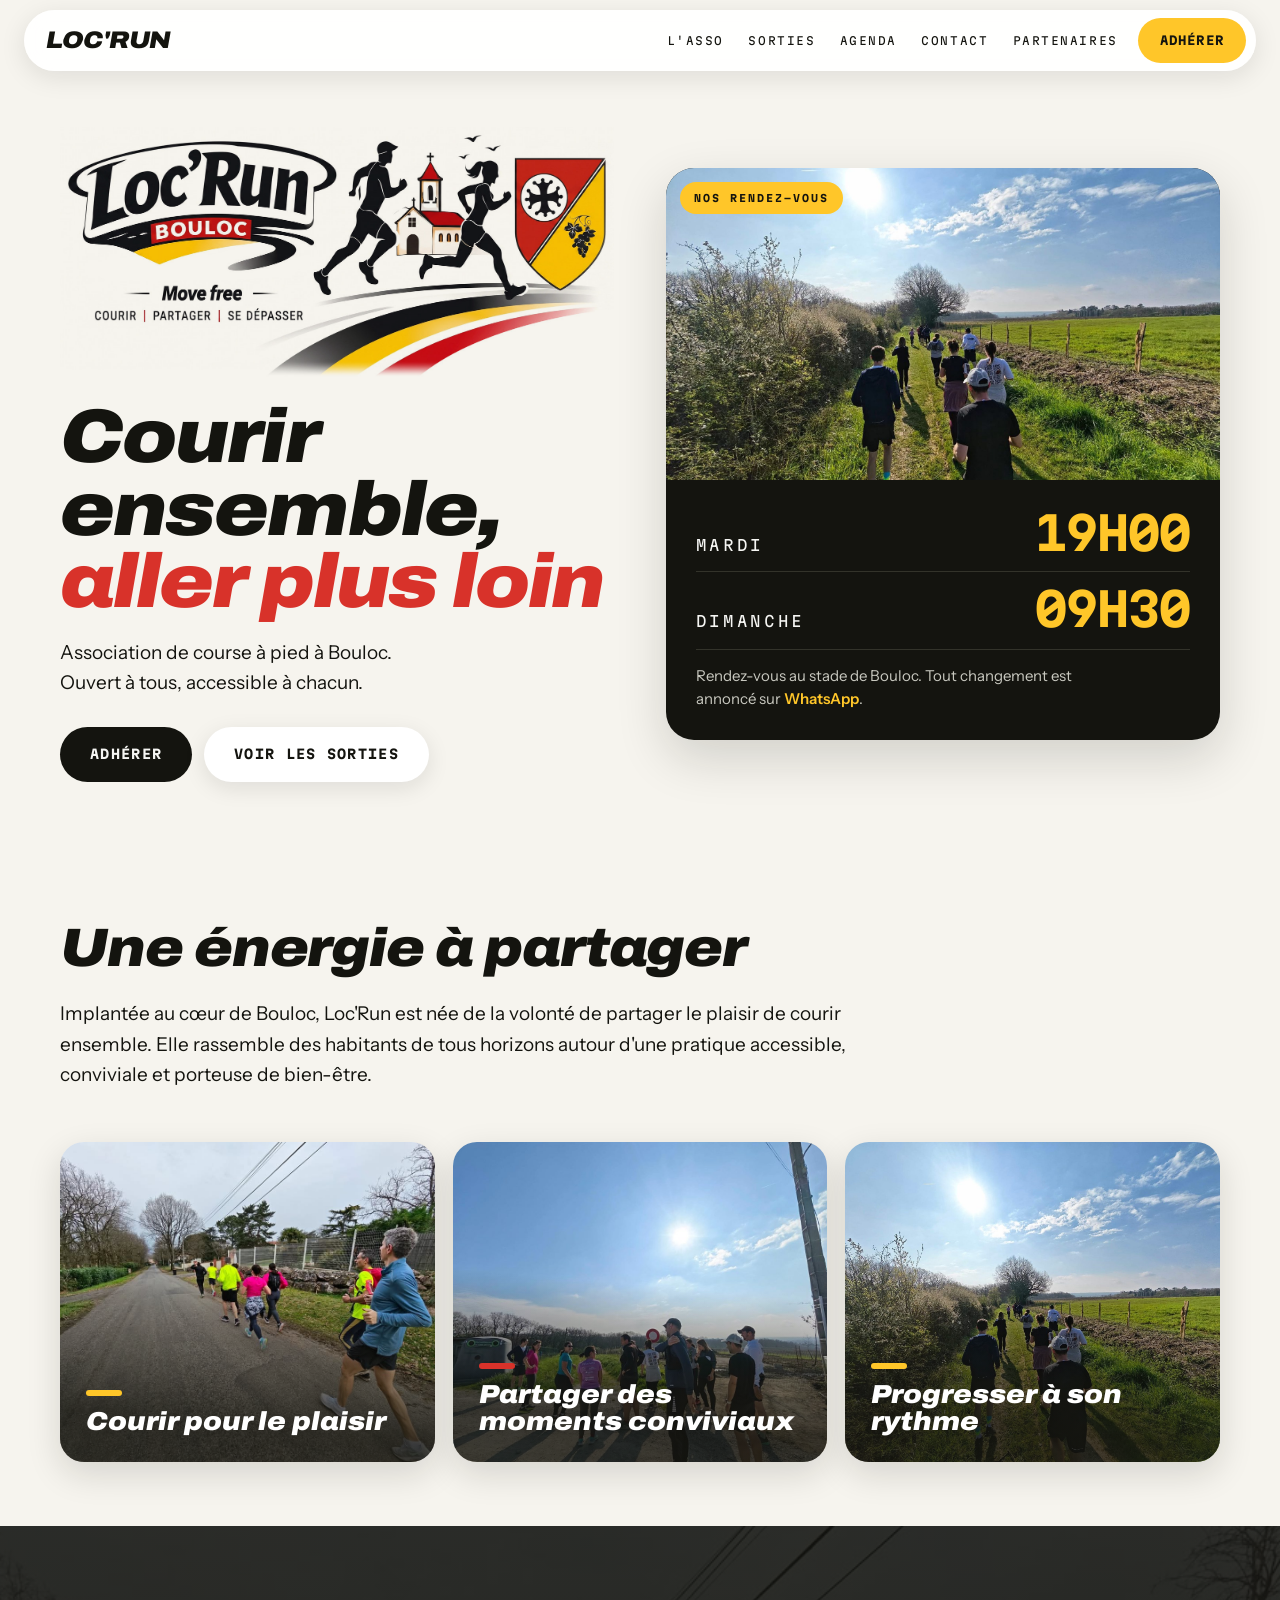
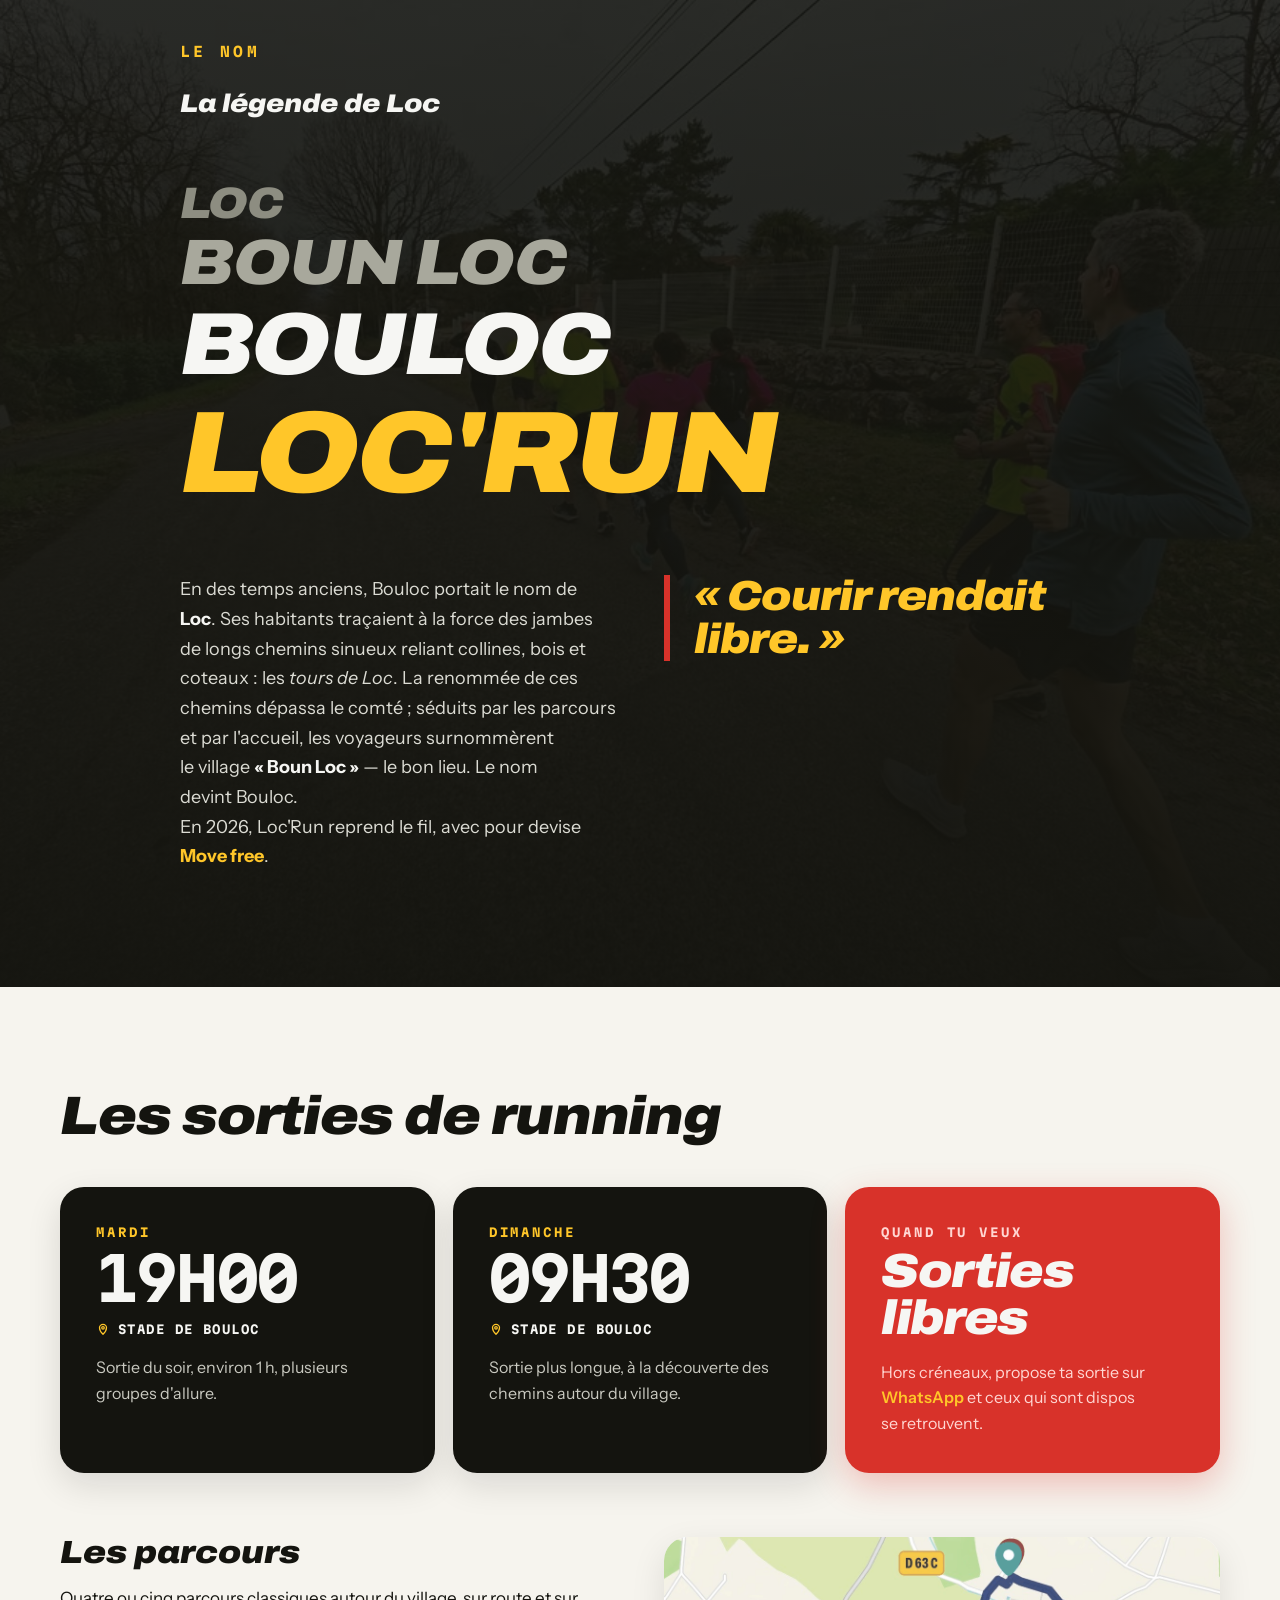
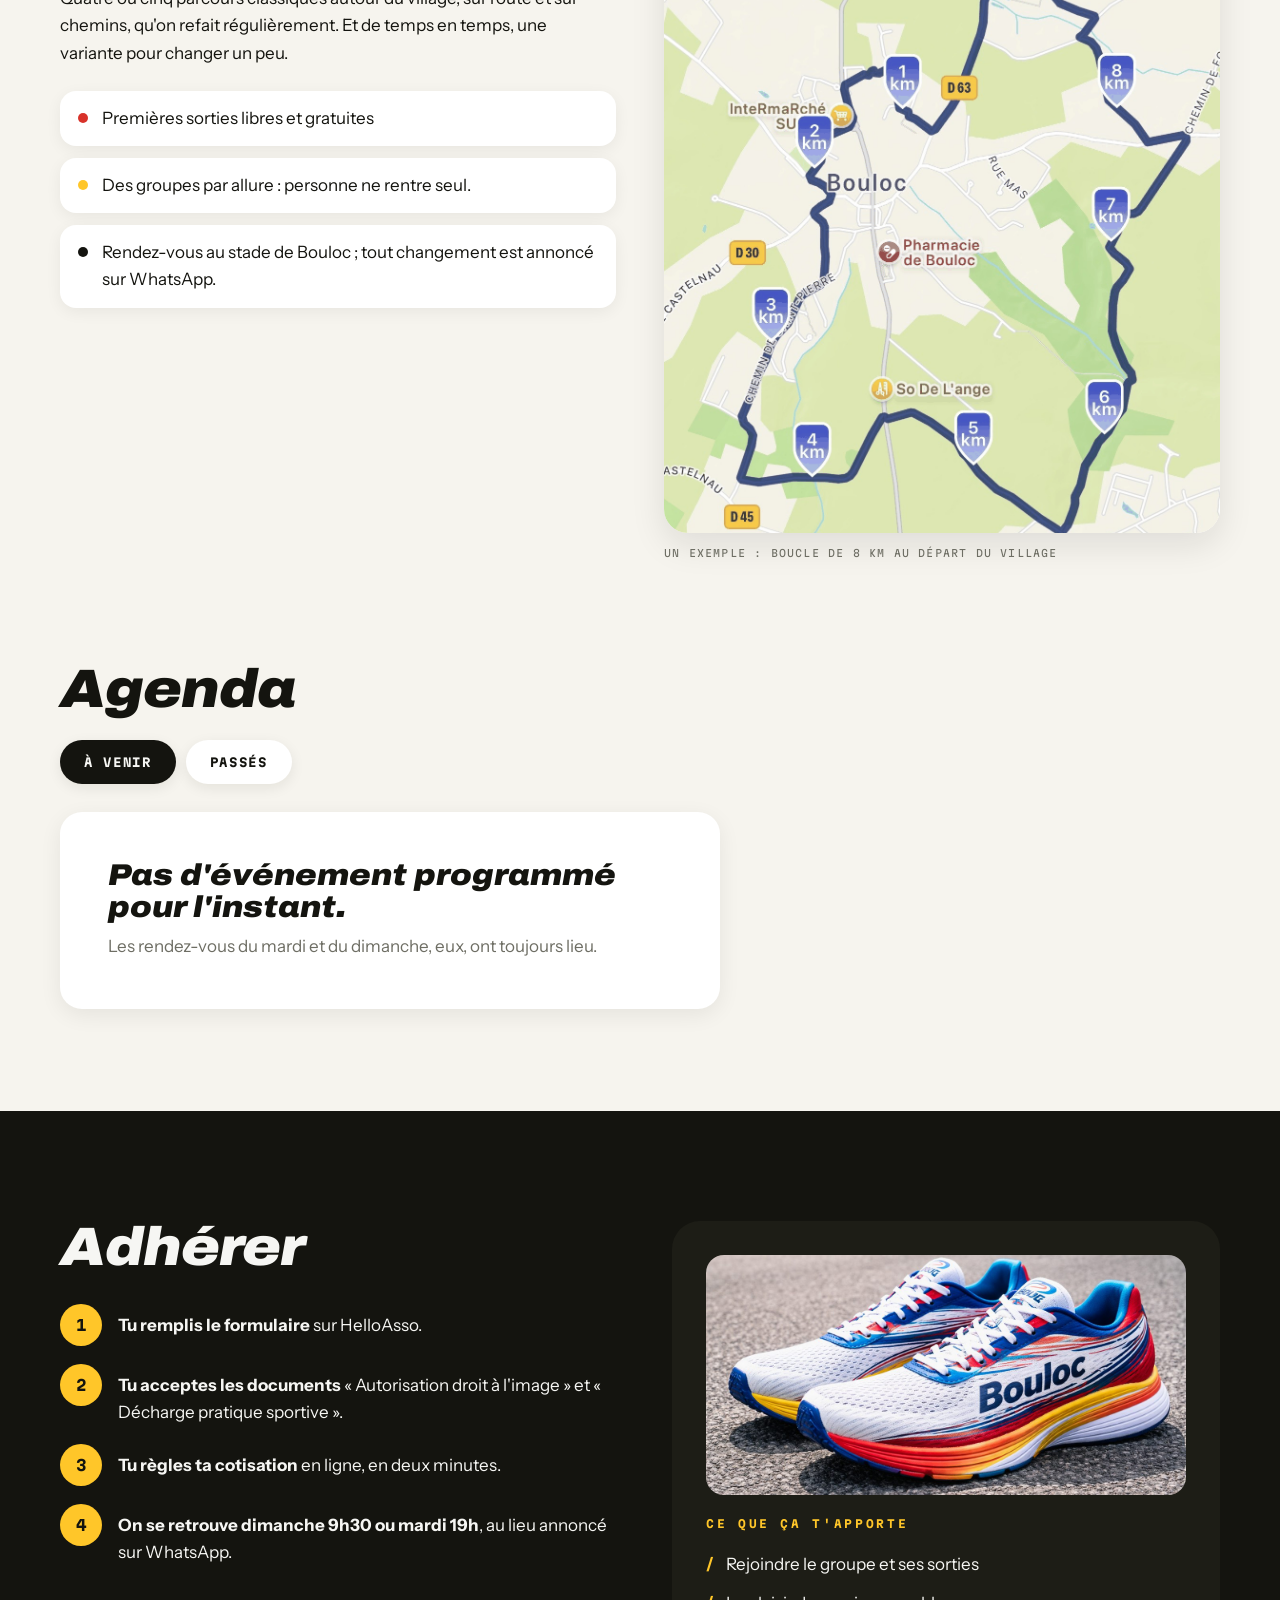
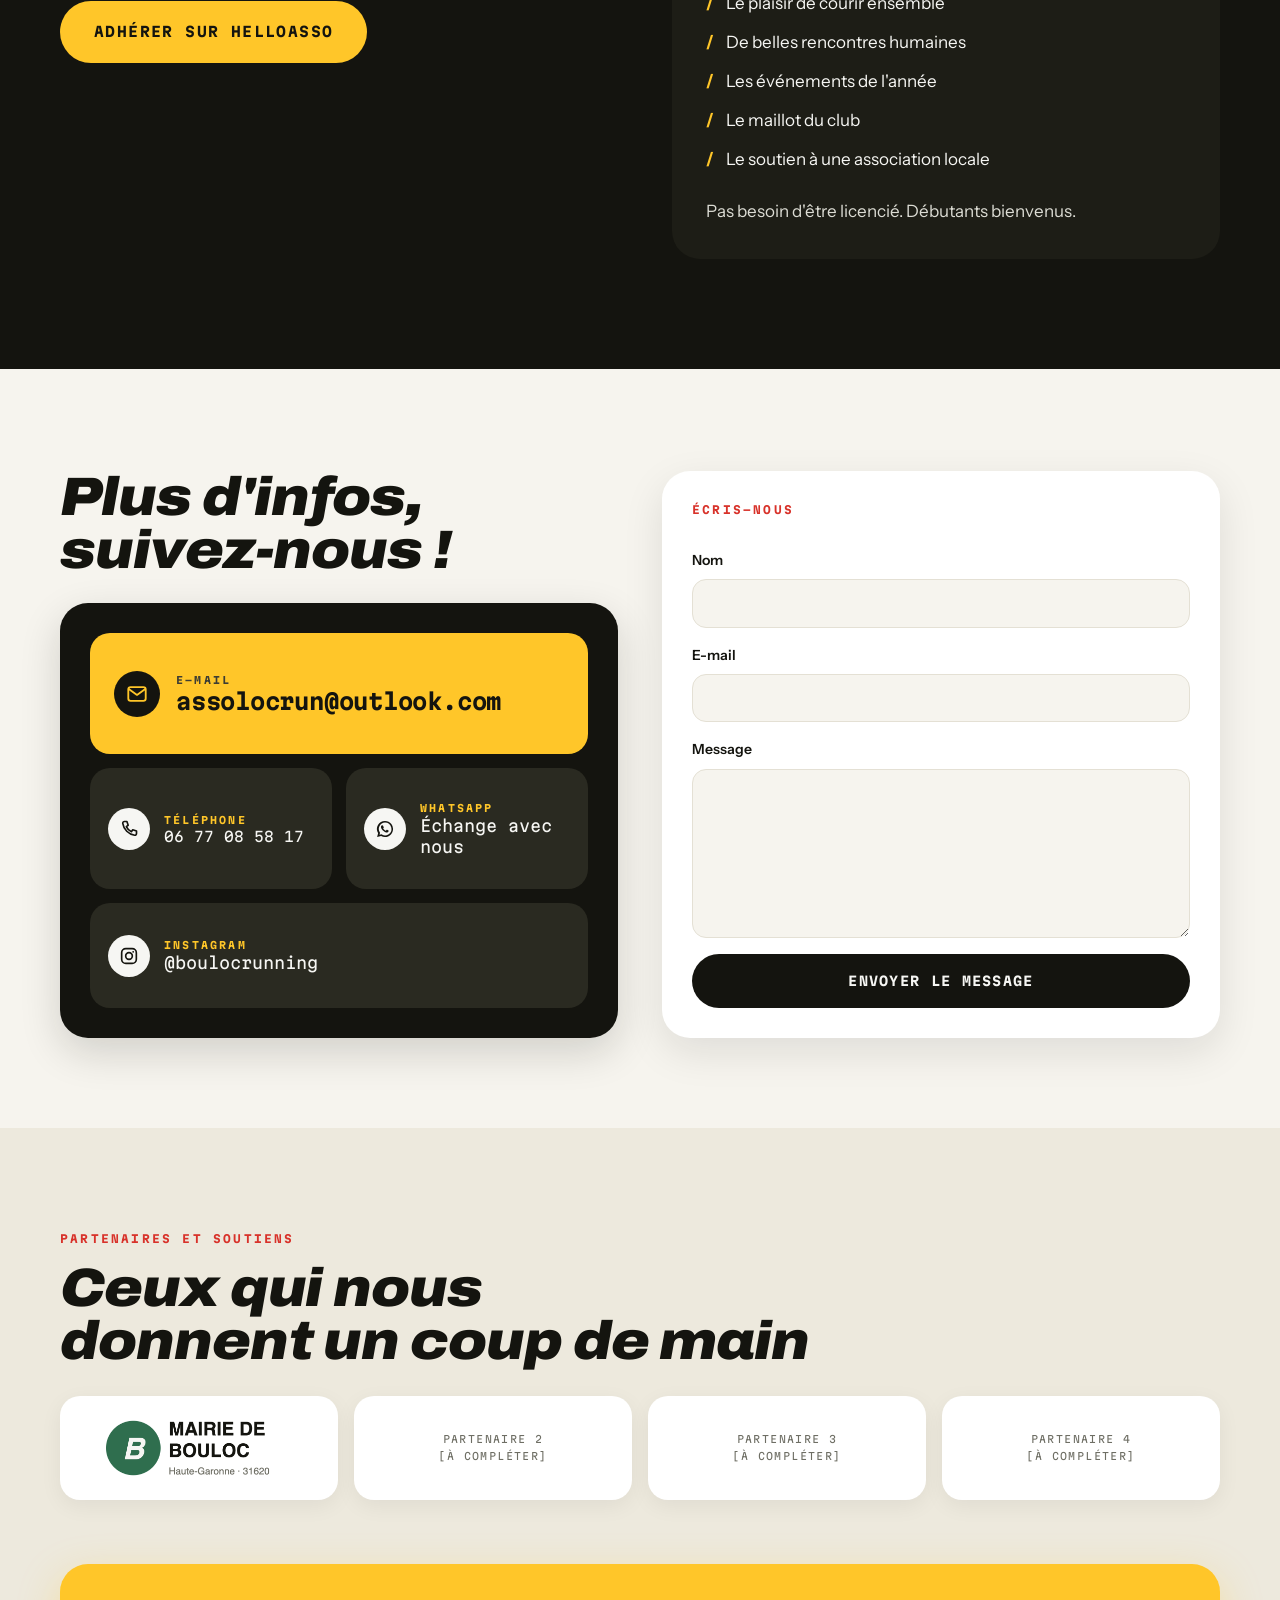
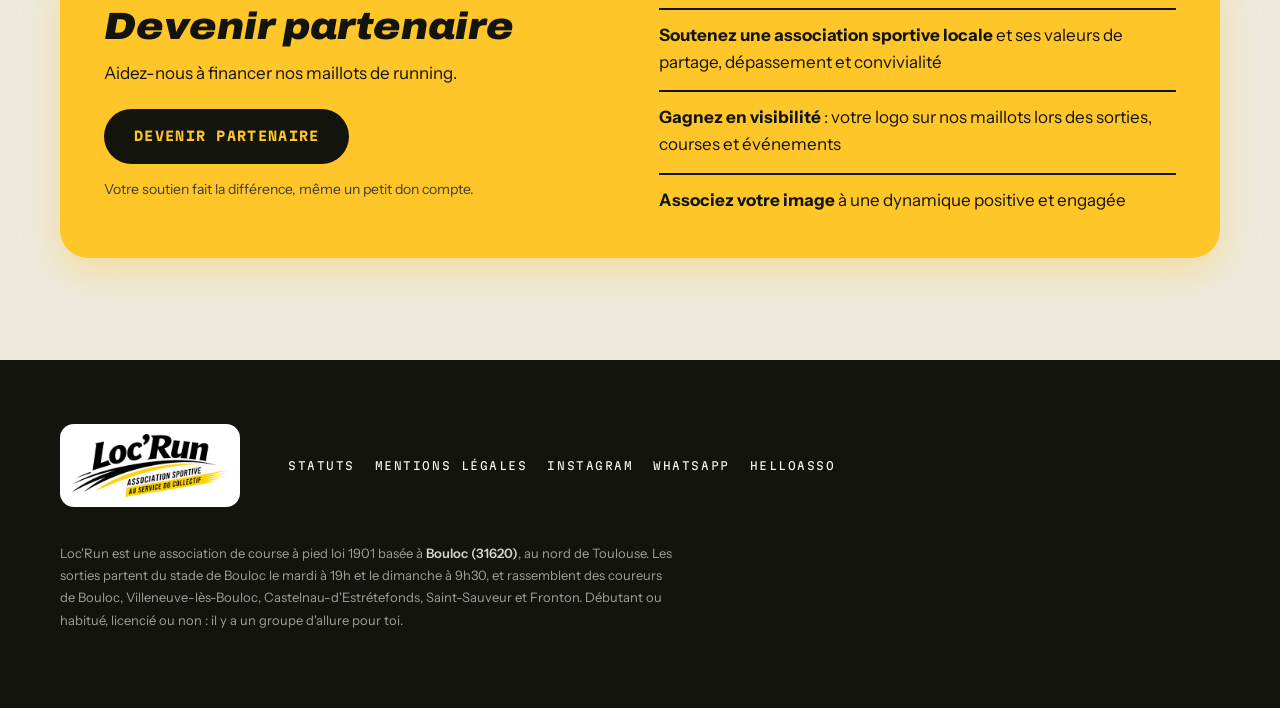
<file: index.html>
<!DOCTYPE html>
<html lang="fr">
<head>
<meta charset="utf-8">
<meta name="viewport" content="width=device-width, initial-scale=1">
<title>Loc'Run — courir à Bouloc | Association de course à pied (31620)</title>
<meta name="description" content="Loc'Run, association de course à pied à Bouloc (31620), au nord de Toulouse. Sorties le mardi 19h et le dimanche 9h30 au stade de Bouloc, ouvertes à tous, débutants compris.">
<meta name="robots" content="index, follow, max-image-preview:large, max-snippet:-1, max-video-preview:-1">
<meta name="theme-color" content="#F6F4EE">
<meta name="geo.region" content="FR-31">
<meta name="geo.placename" content="Bouloc, Haute-Garonne">
<link rel="canonical" href="https://locrun.vercel.app/">
<meta property="og:title" content="Loc'Run — courir ensemble, aller plus loin">
<meta property="og:description" content="Association de course à pied à Bouloc (31620). Sorties le mardi et le dimanche, ouvertes à tous les niveaux.">
<meta property="og:type" content="website">
<meta property="og:url" content="https://locrun.vercel.app/">
<meta property="og:locale" content="fr_FR">
<meta property="og:image" content="https://locrun.vercel.app/assets/photo-sortie-chemin.jpg">
<meta property="og:site_name" content="Loc'Run">
<meta property="og:image:width" content="1600">
<meta property="og:image:height" content="1200">
<meta property="og:image:alt" content="Coureurs de Loc'Run sur un chemin autour de Bouloc">
<meta name="twitter:card" content="summary_large_image">
<meta name="twitter:image" content="https://locrun.vercel.app/assets/photo-sortie-chemin.jpg">

<!-- Favicon : Google exige un carré dont le côté est un multiple de 48 px
     (c'est elle qui s'affiche à côté du résultat de recherche). -->
<link rel="icon" href="assets/favicon-144.png" sizes="144x144" type="image/png">
<link rel="icon" href="assets/favicon-48.png" sizes="48x48" type="image/png">
<link rel="apple-touch-icon" href="assets/apple-touch-icon-180.png">

<link rel="preconnect" href="https://fonts.googleapis.com">
<link rel="preconnect" href="https://fonts.gstatic.com" crossorigin>
<link href="https://fonts.googleapis.com/css2?family=Archivo:ital,wdth,wght@0,62..125,100..900;1,62..125,100..900&family=Instrument+Sans:ital,wght@0,400..700;1,400..700&family=Martian+Mono:wght@400..700&display=swap" rel="stylesheet">
<link rel="stylesheet" href="styles.css">

<!-- Données structurées : identité de l'association pour Google.
     Les événements de l'agenda sont ajoutés dynamiquement par app.js
     à partir de EVENEMENTS (contenu.js). -->
<script type="application/ld+json">
{"@context":"https://schema.org","@graph":[{"@type":"SportsClub","@id":"https://locrun.vercel.app/#club","name":"Loc'Run","alternateName":"Loc'Run Bouloc","sport":"Course à pied","slogan":"Courir ensemble, aller plus loin","description":"Loc'Run est une association de course à pied loi 1901 basée à Bouloc (31620), au nord de Toulouse. Sorties collectives le mardi à 19h et le dimanche à 9h30 au stade de Bouloc, ouvertes à tous les niveaux, débutants compris, sans licence obligatoire.","url":"https://locrun.vercel.app/","logo":"https://locrun.vercel.app/assets/logo-locrun-baseline-trim.png","image":"https://locrun.vercel.app/assets/photo-sortie-chemin.jpg","email":"assolocrun@outlook.com","telephone":"+33677085817","foundingDate":"2026-02-09","knowsLanguage":"fr","sameAs":["https://www.instagram.com/boulocrunning","https://www.helloasso.com/associations/loc-run"],"address":{"@type":"PostalAddress","streetAddress":"5 impasse de Narquières","postalCode":"31620","addressLocality":"Bouloc","addressRegion":"Haute-Garonne","addressCountry":"FR"},"geo":{"@type":"GeoCoordinates","latitude":43.7864,"longitude":1.4139},"areaServed":[{"@type":"City","name":"Bouloc"},{"@type":"City","name":"Villeneuve-lès-Bouloc"},{"@type":"City","name":"Castelnau-d'Estrétefonds"},{"@type":"City","name":"Saint-Sauveur"},{"@type":"City","name":"Fronton"},{"@type":"AdministrativeArea","name":"Haute-Garonne"}],"location":{"@type":"Place","name":"Stade de Bouloc","address":{"@type":"PostalAddress","postalCode":"31620","addressLocality":"Bouloc","addressCountry":"FR"}},"openingHoursSpecification":[{"@type":"OpeningHoursSpecification","dayOfWeek":"Tuesday","opens":"19:00","closes":"20:30"},{"@type":"OpeningHoursSpecification","dayOfWeek":"Sunday","opens":"09:30","closes":"11:30"}],"potentialAction":{"@type":"JoinAction","name":"Adhérer à Loc'Run","target":"https://www.helloasso.com/associations/loc-run/adhesions/saison-loc-run-2026-2027"}},{"@type":"WebSite","@id":"https://locrun.vercel.app/#website","url":"https://locrun.vercel.app/","name":"Loc'Run","inLanguage":"fr-FR","publisher":{"@id":"https://locrun.vercel.app/#club"}},{"@type":"WebPage","@id":"https://locrun.vercel.app/#webpage","url":"https://locrun.vercel.app/","name":"Loc'Run — courir à Bouloc | Association de course à pied (31620)","isPartOf":{"@id":"https://locrun.vercel.app/#website"},"about":{"@id":"https://locrun.vercel.app/#club"},"inLanguage":"fr-FR","primaryImageOfPage":{"@type":"ImageObject","url":"https://locrun.vercel.app/assets/photo-sortie-chemin.jpg"}}]}
</script>
</head>
<body>

<a class="skip-link" href="#top">Aller au contenu</a>

<header class="site-header">
  <div class="nav" id="nav">
    <a class="nav__brand" href="#top">
      <span class="nav__wordmark">LOC'RUN</span>
    </a>

    <div class="nav__spacer"></div>

    <nav class="nav__links" aria-label="Navigation principale">
      <a href="#asso">L'asso</a>
      <a href="#sorties">Sorties</a>
      <a href="#agenda">Agenda</a>
      <a href="#contact">Contact</a>
      <a href="#partenaires">Partenaires</a>
    </nav>

    <a class="nav__cta" data-link="helloasso" href="#" target="_blank" rel="noopener">Adhérer</a>

    <button class="nav__burger" id="burger" type="button" aria-expanded="false" aria-controls="mobile-menu" aria-label="Ouvrir le menu">
      <span></span><span></span><span></span>
    </button>
  </div>

  <nav class="mobile-menu" id="mobile-menu" aria-label="Navigation mobile" hidden>
    <a href="#asso">L'asso</a>
    <a href="#sorties">Sorties</a>
    <a href="#agenda">Agenda</a>
    <a href="#contact">Contact</a>
    <a href="#partenaires">Partenaires</a>
  </nav>
</header>

<div class="header-spacer" aria-hidden="true"></div>

<main id="top">

  <!-- ══════════ HERO ══════════ -->
  <section class="hero">
    <div class="hero__intro">
      <img class="hero__banner" src="assets/logo-baniere.jpg" alt="Loc'Run Bouloc — Move free. Courir, partager, se dépasser." width="1400" height="633" fetchpriority="high">
      <h1 class="display hero__title">Courir ensemble,<br><em>aller plus loin</em></h1>
      <p class="hero__lead">Association de course à pied à Bouloc. <br>Ouvert à tous, accessible à chacun.</p>
      <div class="hero__actions">
        <a class="btn btn--ink" data-link="helloasso" href="#" target="_blank" rel="noopener">Adhérer</a>
        <a class="btn btn--paper" href="#sorties">Voir les sorties</a>
      </div>
    </div>

    <div class="rdv" data-reveal>
      <div class="rdv__media">
        <img src="assets/photo-sortie-chemin.jpg" alt="Le groupe Loc'Run sur un chemin au petit matin, autour de Bouloc" width="1200" height="675">
        <span class="rdv__badge mono">NOS RENDEZ-VOUS</span>
      </div>
      <div class="rdv__body">
        <div class="rdv__row" data-reveal-line>
          <span class="mono rdv__day">MARDI</span>
          <span class="mono rdv__hour">19H00</span>
        </div>
        <div class="rdv__row rdv__row--last" data-reveal-line>
          <span class="mono rdv__day">DIMANCHE</span>
          <span class="mono rdv__hour">09H30</span>
        </div>
        <p class="rdv__note" data-reveal-line>Rendez-vous au stade de Bouloc. Tout changement est annoncé sur&nbsp;<a data-link="whatsapp" href="#" target="_blank" rel="noopener">WhatsApp</a>.</p>
      </div>
    </div>
  </section>

  <!-- ══════════ L'ASSO ══════════ -->
  <section class="section" id="asso">
    <h2 class="display section__title">Une énergie à partager</h2>
    <p class="section__lead">Implantée au cœur de Bouloc, Loc'Run est née de la volonté de partager le plaisir de courir ensemble. Elle rassemble des habitants de tous horizons autour d'une pratique accessible, conviviale et porteuse de bien-être.</p>

    <div class="pillars">
      <article class="pillar">
        <img src="assets/photo-sortie-route.jpg" alt="Coureurs de Loc'Run sur une route de campagne" loading="lazy">
        <div class="pillar__veil" aria-hidden="true"></div>
        <span class="pillar__rule pillar__rule--yellow" aria-hidden="true"></span>
        <h3 class="display pillar__title">Courir pour le plaisir</h3>
      </article>
      <article class="pillar">
        <img src="assets/photo-sortie-depart.jpg" alt="Le groupe rassemblé avant le départ d'une sortie" loading="lazy">
        <div class="pillar__veil" aria-hidden="true"></div>
        <span class="pillar__rule pillar__rule--red" aria-hidden="true"></span>
        <h3 class="display pillar__title">Partager des moments conviviaux</h3>
      </article>
      <article class="pillar">
        <img src="assets/photo-sortie-chemin.jpg" alt="Le groupe Loc'Run sur un chemin au petit matin" loading="lazy">
        <div class="pillar__veil" aria-hidden="true"></div>
        <span class="pillar__rule pillar__rule--yellow" aria-hidden="true"></span>
        <h3 class="display pillar__title">Progresser à son rythme</h3>
      </article>
    </div>
  </section>

  <!-- ══════════ LA LÉGENDE ══════════ -->
  <section class="legend">
    <img class="legend__bg" src="assets/photo-sortie-route.jpg" alt="" aria-hidden="true" loading="lazy">
    <div class="legend__veil" aria-hidden="true"></div>
    <div class="legend__inner">
      <p class="mono eyebrow eyebrow--yellow eyebrow--lg">LE NOM</p>
      <h2 class="display legend__title">La légende de Loc</h2>

      <div class="legend__ladder" data-reveal>
        <p class="display legend__step legend__step--1" data-reveal-line>LOC</p>
        <p class="display legend__step legend__step--2" data-reveal-line>BOUN LOC</p>
        <p class="display legend__step legend__step--3" data-reveal-line>BOULOC</p>
        <p class="display legend__step legend__step--4" data-reveal-line>LOC'RUN</p>
      </div>

      <div class="legend__story">
        <p>En des temps anciens, Bouloc portait le nom de <strong>Loc</strong>. Ses habitants traçaient à la force des jambes de longs chemins sinueux reliant collines, bois et coteaux : les <em>tours de Loc</em>. La renommée de ces chemins dépassa le comté ; séduits par les parcours et par l'accueil, les voyageurs surnommèrent le village <strong>« Boun Loc »</strong> — le bon lieu. Le nom devint Bouloc. <br>En 2026, Loc'Run reprend le fil, avec pour devise <strong class="is-yellow">Move free</strong>.</p>
        <blockquote class="legend__quote">
          <p class="display">« Courir rendait libre. »</p>
        </blockquote>
      </div>
    </div>
  </section>

  <!-- ══════════ SORTIES ══════════ -->
  <section class="section" id="sorties">
    <h2 class="display section__title section__title--gap">Les sorties de running</h2>

    <div class="training">
      <article class="training__card" data-reveal>
        <p class="mono training__label" data-reveal-line>MARDI</p>
        <p class="mono training__hour" data-reveal-line>19H00</p>
        <p class="mono training__place" data-reveal-line><svg width="14" height="14" viewBox="0 0 24 24" fill="none" stroke="currentColor" stroke-width="2.2" stroke-linecap="round" stroke-linejoin="round" aria-hidden="true"><path d="M12 21s-6-5.3-6-11a6 6 0 0112 0c0 5.7-6 11-6 11z"></path><circle cx="12" cy="10" r="2.2"></circle></svg>Stade de Bouloc</p>
        <p class="training__text" data-reveal-line>Sortie du soir, environ 1 h, plusieurs groupes d'allure.</p>
      </article>
      <article class="training__card" data-reveal>
        <p class="mono training__label" data-reveal-line>DIMANCHE</p>
        <p class="mono training__hour" data-reveal-line>09H30</p>
        <p class="mono training__place" data-reveal-line><svg width="14" height="14" viewBox="0 0 24 24" fill="none" stroke="currentColor" stroke-width="2.2" stroke-linecap="round" stroke-linejoin="round" aria-hidden="true"><path d="M12 21s-6-5.3-6-11a6 6 0 0112 0c0 5.7-6 11-6 11z"></path><circle cx="12" cy="10" r="2.2"></circle></svg>Stade de Bouloc</p>
        <p class="training__text" data-reveal-line>Sortie plus longue, à la découverte des chemins autour du village.</p>
      </article>
      <article class="training__card training__card--red" data-reveal>
        <p class="mono training__label" data-reveal-line>QUAND TU VEUX</p>
        <p class="display training__free" data-reveal-line>Sorties libres</p>
        <p class="training__text" data-reveal-line>Hors créneaux, propose ta sortie sur <a data-link="whatsapp" href="#" target="_blank" rel="noopener">WhatsApp</a> et ceux qui sont dispos se retrouvent.</p>
      </article>
    </div>

    <div class="routes">
      <div>
        <h3 class="display routes__title">Les parcours</h3>
        <p class="routes__text">Quatre ou cinq parcours classiques autour du village, sur route et sur chemins, qu'on refait régulièrement. Et de temps en temps, une variante pour changer un peu.</p>
        <ul class="routes__list">
          <li><span class="dot dot--red" aria-hidden="true"></span><span>Premières sorties libres et gratuites</span></li>
          <li><span class="dot dot--yellow" aria-hidden="true"></span><span>Des groupes par allure : personne ne rentre seul.</span></li>
          <li><span class="dot dot--ink" aria-hidden="true"></span><span>Rendez-vous au stade de Bouloc ; tout changement est annoncé sur WhatsApp.</span></li>
        </ul>
      </div>
      <figure class="routes__map">
        <img src="assets/carte-boucle-8km-crop.png" alt="Carte d'une boucle de 8 km au départ de Bouloc, bornes kilométriques de 1 à 8" loading="lazy">
        <figcaption class="mono">un exemple : boucle de 8 km au départ du village</figcaption>
      </figure>
    </div>
  </section>

  <!-- ══════════ AGENDA ══════════ -->
  <section class="section section--flush-top" id="agenda">
    <h2 class="display section__title">Agenda</h2>

    <div class="tabs" role="tablist" aria-label="Filtrer l'agenda">
      <button class="tab mono is-active" type="button" role="tab" id="tab-avenir" aria-controls="agenda-panel" aria-selected="true" data-tab="avenir">À venir</button>
      <button class="tab mono" type="button" role="tab" id="tab-passes" aria-controls="agenda-panel" aria-selected="false" data-tab="passes">Passés</button>
    </div>

    <div class="agenda" id="agenda-panel" role="tabpanel" aria-labelledby="tab-avenir"></div>
  </section>

  <!-- ══════════ ADHÉRER ══════════ -->
  <section class="join" id="adherer">
    <div class="join__inner">
      <div>
        <h2 class="display section__title join__title">Adhérer</h2>
        <ol class="steps">
          <li><span class="mono steps__num">1</span><span><strong>Tu remplis le formulaire</strong> sur HelloAsso.</span></li>
          <li><span class="mono steps__num">2</span><span><strong>Tu acceptes les documents</strong> « Autorisation droit à l'image » et « Décharge pratique sportive ».</span></li>
          <li><span class="mono steps__num">3</span><span><strong>Tu règles ta cotisation</strong> en ligne, en deux minutes.</span></li>
          <li><span class="mono steps__num">4</span><span><strong>On se retrouve dimanche 9h30 ou mardi 19h</strong>, au lieu annoncé sur WhatsApp.</span></li>
        </ol>
        <a class="btn btn--yellow btn--lg" data-link="helloasso" href="#" target="_blank" rel="noopener">Adhérer sur HelloAsso</a>
      </div>

      <div class="perks">
        <img class="perks__photo" src="assets/photo-chaussures-bouloc.jpg" alt="Paire de chaussures de running aux couleurs de Bouloc" loading="lazy">
        <p class="mono eyebrow eyebrow--yellow">CE QUE ÇA T'APPORTE</p>
        <ul class="perks__list">
          <li><span aria-hidden="true">/</span><span>Rejoindre le groupe et ses sorties</span></li>
          <li><span aria-hidden="true">/</span><span>Le plaisir de courir ensemble</span></li>
          <li><span aria-hidden="true">/</span><span>De belles rencontres humaines</span></li>
          <li><span aria-hidden="true">/</span><span>Les événements de l'année</span></li>
          <li><span aria-hidden="true">/</span><span>Le maillot du club</span></li>
          <li><span aria-hidden="true">/</span><span>Le soutien à une association locale</span></li>
        </ul>
        <p class="perks__note">Pas besoin d'être licencié. Débutants bienvenus.</p>
      </div>
    </div>
  </section>

  <!-- ══════════ CONTACT ══════════ -->
  <section class="section section--flush-bottom" id="contact">
    <div class="contact">
      <div class="contact__col">
        <h2 class="display section__title contact__title">Plus d'infos, suivez-nous !</h2>

        <div class="channels" data-reveal>
          <a class="channel channel--mail" href="mailto:assolocrun@outlook.com" data-reveal-line>
            <span class="channel__icon channel__icon--ink" aria-hidden="true">
              <svg width="22" height="22" viewBox="0 0 24 24" fill="none" stroke="#FFC629" stroke-width="2" stroke-linecap="round" stroke-linejoin="round"><rect x="2.5" y="4.5" width="19" height="15" rx="2.5"></rect><path d="M3 6.5l9 6.5 9-6.5"></path></svg>
            </span>
            <span class="channel__text">
              <span class="mono channel__label channel__label--dark">E-MAIL</span>
              <span class="mono channel__value channel__value--mail">assolocrun<wbr>@outlook.com</span>
            </span>
          </a>

          <div class="channels__pair" data-reveal-line>
            <a class="channel channel--dark" href="tel:+33677085817">
              <span class="channel__icon channel__icon--light" aria-hidden="true">
                <svg width="20" height="20" viewBox="0 0 24 24" fill="none" stroke="#14140F" stroke-width="2" stroke-linecap="round" stroke-linejoin="round"><path d="M6.5 3h3l1.5 4.5-2.2 1.6a12 12 0 006.1 6.1l1.6-2.2L21 14.5v3a2 2 0 01-2.2 2A17 17 0 014.5 5.2 2 2 0 016.5 3z"></path></svg>
              </span>
              <span class="channel__text">
                <span class="mono channel__label">TÉLÉPHONE</span>
                <span class="mono channel__value channel__value--tel">06 77 08 58 17</span>
              </span>
            </a>

            <a class="channel channel--dark" data-link="whatsapp" href="#" target="_blank" rel="noopener">
              <span class="channel__icon channel__icon--light" aria-hidden="true">
                <svg width="22" height="22" viewBox="0 0 24 24" fill="#14140F"><path d="M12 3.2a8.8 8.8 0 00-7.5 13.4L3.4 20.8l4.3-1.1A8.8 8.8 0 1012 3.2zm0 1.8a7 7 0 013.6 13 7 7 0 01-7-.1l-.4-.2-2.2.6.6-2.1-.2-.4A7 7 0 0112 5zm-3 3c-.2 0-.5.1-.7.3-.3.3-.7.8-.7 1.6 0 1 .7 2 .8 2.2.2.2 1.4 2.3 3.5 3.1 1.7.7 2.1.6 2.5.5.5 0 1.2-.5 1.4-1 .2-.5.2-.9.1-1l-.2-.2-1.4-.7c-.2-.1-.4-.1-.5.1l-.6.8c-.1.2-.3.2-.5.1-.5-.2-1.2-.5-1.8-1.2a5 5 0 01-.8-1.2c-.1-.2 0-.3.1-.4l.4-.5c.1-.2.1-.3 0-.5l-.6-1.4c-.1-.4-.3-.4-.5-.4z"></path></svg>
              </span>
              <span class="channel__text">
                <span class="mono channel__label">WHATSAPP</span>
                <span class="mono channel__value">Échange avec nous</span>
              </span>
            </a>
          </div>

          <div class="channels__pair" data-reveal-line>

            <a class="channel channel--dark" data-link="instagram" href="#" target="_blank" rel="noopener">
              <span class="channel__icon channel__icon--light" aria-hidden="true">
                <svg width="20" height="20" viewBox="0 0 24 24" fill="none" stroke="#14140F" stroke-width="2" stroke-linecap="round"><rect x="3.2" y="3.2" width="17.6" height="17.6" rx="5"></rect><circle cx="12" cy="12" r="4"></circle><circle cx="17" cy="7" r="1.1" fill="#14140F" stroke="none"></circle></svg>
              </span>
              <span class="channel__text">
                <span class="mono channel__label">INSTAGRAM</span>
                <span class="mono channel__value">@boulocrunning</span>
              </span>
            </a>
          </div>
        </div>
      </div>

      <form class="form" id="contact-form" novalidate>
        <p class="mono eyebrow eyebrow--red">ÉCRIS-NOUS</p>

        <label class="field">Nom
          <input name="nom" type="text" autocomplete="name" required>
        </label>
        <label class="field">E-mail
          <input name="email" type="email" autocomplete="email" required>
        </label>
        <label class="field field--grow">Message
          <textarea name="message" rows="5" required></textarea>
        </label>

        <button class="btn btn--ink btn--block mono" type="submit">Envoyer le message</button>
        <p class="form__status" id="form-status" role="status" aria-live="polite"></p>
      </form>
    </div>
  </section>

  <!-- ══════════ PARTENAIRES ══════════ -->
  <section class="partners" id="partenaires">
    <div class="partners__inner">
      <p class="mono eyebrow eyebrow--red">Partenaires et soutiens</p>
      <h2 class="display section__title partners__title"><span>Ceux qui nous</span><span>donnent un coup de main</span></h2>

      <div class="partners__logos" id="partners-logos"></div>

      <div class="sponsor">
        <div>
          <h3 class="display sponsor__title">Devenir partenaire</h3>
          <p class="sponsor__lead">Aidez-nous à financer nos maillots de running.</p>
          <a class="btn btn--ink-yellow" href="#contact">Devenir partenaire</a>
          <p class="sponsor__note">Votre soutien fait la différence, même un petit don compte.</p>
        </div>
        <ul class="sponsor__list">
          <li><strong>Soutenez une association sportive locale</strong> et ses valeurs de partage, dépassement et convivialité</li>
          <li><strong>Gagnez en visibilité</strong> : votre logo sur nos maillots lors des sorties, courses et événements</li>
          <li><strong>Associez votre image</strong> à une dynamique positive et engagée</li>
        </ul>
      </div>
    </div>
  </section>
</main>

<footer class="site-footer">
  <div class="site-footer__inner">
    <img class="site-footer__logo" src="assets/logo-locrun-baseline-trim.png" alt="Loc'Run — association sportive au service du collectif" loading="lazy">
    <div class="site-footer__links">
      <button class="mono site-footer__btn" type="button" data-modal="statuts">Statuts</button>
      <button class="mono site-footer__btn" type="button" data-modal="mentions">Mentions légales</button>
      <a class="mono" data-link="instagram" href="#" target="_blank" rel="noopener">Instagram</a>
      <a class="mono" data-link="whatsapp" href="#" target="_blank" rel="noopener">WhatsApp</a>
      <a class="mono" data-link="helloasso" href="#" target="_blank" rel="noopener">HelloAsso</a>
    </div>

    <p class="site-footer__about">
      Loc'Run est une association de course à pied loi 1901 basée à
      <strong>Bouloc (31620)</strong>, au nord de Toulouse. Les sorties partent du stade
      de Bouloc le mardi à 19h et le dimanche à 9h30, et rassemblent des coureurs de
      Bouloc, Villeneuve-lès-Bouloc, Castelnau-d'Estrétefonds, Saint-Sauveur et Fronton.
      Débutant ou habitué, licencié ou non : il y a un groupe d'allure pour toi.
    </p>
  </div>
</footer>

<div class="modal" id="modal" hidden>
  <div class="modal__sheet" role="dialog" aria-modal="true" aria-labelledby="modal-title">
    <div class="modal__head">
      <h2 class="display modal__title" id="modal-title"></h2>
      <button class="modal__close mono" type="button" id="modal-close" aria-label="Fermer">✕</button>
    </div>
    <div class="modal__body" id="modal-body"></div>
  </div>
</div>

<script src="contenu.js"></script>
<script src="app.js"></script>
</body>
</html>
</file>
<file: styles.css>
/* ═══════════════════════════════════════════════════════════════
   LOC'RUN — feuille de style
   Ordre : tokens · base · header · sections · footer · modale
   ═══════════════════════════════════════════════════════════════ */

:root {
  /* Couleurs */
  --ink:          #14140F;
  --ink-soft:     #1d1d16;
  --tile:         #2a2a21;   /* tuiles de contact : assez claires pour ressortir sur --ink */
  --tile-hover:   #3a3a2f;
  --ink-line:     #33332a;
  --ink-line-alt: #2b2b24;
  --ink-dim:      #3d3d33;
  --cream:        #F6F4EE;
  --cream-deep:   #EDE9DD;
  --paper:        #FFFFFF;
  --paper-warm:   #F6F6F3;
  --yellow:       #FFC629;
  --red:          #D8322A;
  --red-soft:     #ffd6d2;
  --muted:        #6E6E64;
  --on-dark:      #c9c9c0;
  --on-dark-soft: #dcdcd4;
  --grey-1:       #8d8d81;
  --grey-2:       #a8a89c;
  --border:       #E4E0D4;

  /* Ombres */
  --sh-xs: 0 4px 16px  rgba(20, 20, 15, .06);
  --sh-sm: 0 6px 22px  rgba(20, 20, 15, .07);
  --sh-md: 0 12px 34px rgba(20, 20, 15, .12);
  --sh-lg: 0 14px 40px rgba(20, 20, 15, .16);
  --sh-xl: 0 18px 50px rgba(20, 20, 15, .16);

  /* Rythme */
  --wrap:   1240px;
  --gutter: clamp(18px, 4vw, 40px);

  /* Typographie */
  --font-body:    'Instrument Sans', system-ui, sans-serif;
  --font-display: Archivo, system-ui, sans-serif;
  --font-mono:    'Martian Mono', ui-monospace, monospace;
}

/* ───────────────────────── Base ───────────────────────── */

* { box-sizing: border-box; }

html {
  scroll-behavior: smooth;
  scroll-padding-top: 110px;
  -webkit-text-size-adjust: 100%;
}

body {
  margin: 0;
  background: var(--cream);
  color: var(--ink);
  font-family: var(--font-body);
  font-size: 17px;
  line-height: 1.6;
  overflow-x: hidden;
  text-wrap: pretty;
}

img { max-width: 100%; }

a {
  color: var(--ink);
  text-decoration: none;
}
a:hover { color: var(--red); }

/* Un lien au fil du texte ne se distingue plus par le soulignement : on le
   garde repérable par la graisse, pas seulement par la couleur (WCAG 1.4.1). */
.rdv__note a,
.training__text a { font-weight: 600; }

:focus-visible { outline: 3px solid var(--red); outline-offset: 3px; }

input, textarea, button { font: inherit; }

@media (prefers-reduced-motion: reduce) {
  html { scroll-behavior: auto; }
  * { transition-duration: .01ms !important; }
}

.skip-link {
  position: absolute;
  left: -9999px;
  z-index: 200;
  background: var(--ink);
  color: var(--paper-warm);
  padding: 14px 20px;
  border-radius: 0 0 14px 0;
  text-decoration: none;
}
.skip-link:focus { left: 0; top: 0; }

/* Deux familles de caractère hors corps de texte */
.display {
  font-family: var(--font-display);
  font-variation-settings: 'wdth' 110;
  font-weight: 900;
  font-style: italic;
}
.mono { font-family: var(--font-mono); }

.is-yellow { color: var(--yellow); }

/* ──────────────────────── En-tête ──────────────────────── */

.site-header {
  position: fixed;
  inset: 0 0 auto;
  z-index: 50;
  padding: 10px clamp(10px, 2.5vw, 24px);
}

.nav {
  max-width: var(--wrap);
  margin: 0 auto;
  padding: 8px 10px 8px 16px;
  display: flex;
  align-items: center;
  gap: clamp(8px, 2vw, 18px);
  background: rgba(255, 255, 255, .92);
  backdrop-filter: blur(12px);
  -webkit-backdrop-filter: blur(12px);
  border-radius: 999px;
  box-shadow: 0 6px 26px rgba(20, 20, 15, .10);
  transition: padding .2s ease, box-shadow .2s ease;
}
.nav.is-scrolled {
  padding-block: 5px;
  box-shadow: 0 10px 34px rgba(20, 20, 15, .18);
}

.nav__brand {
  flex: 0 0 auto;
  display: flex;
  align-items: center;
  gap: 11px;
  text-decoration: none;
}
.nav__wordmark {
  font-family: var(--font-display);
  font-variation-settings: 'wdth' 110;
  font-weight: 900;
  font-style: italic;
  font-size: 24px;
  letter-spacing: -.02em;
  padding-left: 6px;
}

.nav__spacer { flex: 1; }

.nav__links {
  display: none;
  gap: clamp(10px, 1.6vw, 24px);
  align-items: center;
}
.nav__links a {
  font-family: var(--font-mono);
  font-size: 11px;
  letter-spacing: .14em;
  text-transform: uppercase;
  text-decoration: none;
  padding: 12px 2px;
}
.nav__links a:hover { color: var(--red); }

.nav__cta {
  flex: 0 0 auto;
  display: flex;
  align-items: center;
  min-height: 44px;
  padding: 13px clamp(14px, 2.5vw, 22px);
  background: var(--yellow);
  color: var(--ink);
  border-radius: 999px;
  font-family: var(--font-mono);
  font-size: 12px;
  font-weight: 700;
  letter-spacing: .1em;
  text-transform: uppercase;
  text-decoration: none;
  white-space: nowrap;
  transition: background .2s ease, color .2s ease;
}
.nav__cta:hover { background: var(--red); color: var(--paper-warm); }

.nav__burger {
  flex: 0 0 auto;
  width: 44px;
  height: 44px;
  border: none;
  border-radius: 50%;
  background: var(--ink);
  display: grid;
  place-content: center;
  gap: 4px;
  cursor: pointer;
}
.nav__burger span {
  display: block;
  width: 18px;
  height: 2.5px;
  background: var(--paper-warm);
  border-radius: 2px;
}

@media (min-width: 880px) {
  .nav__links  { display: flex; }
  .nav__burger { display: none; }
}

.mobile-menu {
  max-width: var(--wrap);
  margin: 8px auto 0;
  padding: 10px 22px 18px;
  background: var(--ink);
  border-radius: 24px;
  box-shadow: 0 14px 40px rgba(20, 20, 15, .25);
  display: grid;
  gap: 2px;
}
.mobile-menu[hidden] { display: none; }
.mobile-menu a {
  color: var(--paper-warm);
  font-family: var(--font-mono);
  font-size: 13px;
  letter-spacing: .14em;
  text-transform: uppercase;
  text-decoration: none;
  padding: 16px 4px;
  border-bottom: 1px solid var(--ink-line-alt);
}
.mobile-menu a:last-child { border-bottom: none; }

.header-spacer { height: 82px; }

/* ─────────────── Titres de section partagés ─────────────── */

.section {
  max-width: var(--wrap);
  margin: 0 auto;
  padding: var(--section-pad-y, clamp(56px, 8vw, 104px)) var(--gutter);
}
.section--flush-top    { padding-top: 0; }
.section--flush-bottom { padding-bottom: 0; }

.section__title {
  font-size: clamp(32px, 5.5vw, 54px);
  line-height: .98;
  letter-spacing: -.02em;
  margin: 0 0 24px;
}
.section__title--gap { margin-bottom: clamp(30px, 4vw, 44px); }

.eyebrow {
  font-size: 11px;
  font-weight: 700;
  letter-spacing: .24em;
  text-transform: uppercase;
  margin: 0 0 14px;
}
.eyebrow--yellow { color: var(--yellow); }
.eyebrow--red    { color: var(--red); letter-spacing: .2em; }
.eyebrow--lg     { font-size: 14px; }

/* ─────────────────────── Boutons ─────────────────────── */

.btn {
  display: inline-flex;
  align-items: center;
  justify-content: center;
  min-height: 52px;
  padding: 17px 30px;
  border: none;
  border-radius: 999px;
  font-family: var(--font-mono);
  font-size: 13px;
  font-weight: 700;
  letter-spacing: .1em;
  text-transform: uppercase;
  text-decoration: none;
  cursor: pointer;
  transition: background .2s ease, color .2s ease;
}
.btn--ink    { background: var(--ink);   color: var(--paper-warm); }
.btn--ink:hover   { background: var(--red); color: var(--paper-warm); }
.btn--paper  { background: var(--paper); color: var(--ink); box-shadow: 0 6px 22px rgba(20, 20, 15, .10); }
.btn--paper:hover { background: var(--yellow); color: var(--ink); }
.btn--yellow { background: var(--yellow); color: var(--ink); }
.btn--yellow:hover { background: var(--red); color: var(--paper-warm); }
.btn--ink-yellow { background: var(--ink); color: var(--yellow); }
.btn--ink-yellow:hover { background: var(--red); color: var(--paper-warm); }
.btn--lg     { min-height: 60px; padding: 20px 34px; font-size: 14px; }
.btn--block  { width: 100%; min-height: 54px; padding: 16px 26px; }

/* ──────────────────────── Hero ──────────────────────── */

.hero {
  max-width: var(--wrap);
  margin: 0 auto;
  padding: clamp(20px, 3.5vw, 48px) var(--gutter) clamp(44px, 6vw, 80px);
  display: grid;
  gap: clamp(30px, 4vw, 56px);
  grid-template-columns: repeat(auto-fit, minmax(min(100%, 400px), 1fr));
  align-items: center;
}

.hero__banner {
  display: block;
  width: 100%;
  max-width: 600px;
  height: auto;
  margin: 0 auto 24px;          /* centrée sur mobile… */
  mix-blend-mode: multiply;     /* fond blanc du JPG fondu dans le crème */
}
@media (min-width: 880px) { .hero__banner { margin-left: 0; } }   /* …calée à gauche avec le titre sinon */
.hero__title {
  font-size: clamp(40px, 8.5vw, 76px);
  line-height: .95;
  letter-spacing: -.025em;
  margin: 0 0 20px;
}
.hero__title em { font-style: inherit; color: var(--red); }
.hero__lead {
  margin: 0 0 28px;
  max-width: 44ch;
  font-size: clamp(17px, 2vw, 19px);
}
.hero__actions { display: flex; flex-wrap: wrap; gap: 12px; }

/* Carte « nos rendez-vous » */
.rdv {
  border-radius: 28px;
  overflow: hidden;
  background: var(--ink);
  box-shadow: var(--sh-xl);
}
.rdv__media { position: relative; }
.rdv__media img {
  display: block;
  width: 100%;
  height: auto;          /* sans ça, l'attribut height="675" fige la hauteur et annule aspect-ratio */
  aspect-ratio: 16 / 9;
  object-fit: cover;
}
.rdv__badge {
  position: absolute;
  top: 14px;
  left: 14px;
  background: var(--yellow);
  color: var(--ink);
  font-size: 10px;
  font-weight: 700;
  letter-spacing: .2em;
  border-radius: 999px;
  padding: 8px 14px;
}
.rdv__body {
  padding: clamp(20px, 2.6vw, 30px);
  color: var(--paper-warm);
}
.rdv__row {
  display: flex;
  align-items: baseline;
  justify-content: space-between;
  gap: 16px;
  padding-bottom: 14px;
  border-bottom: 1px solid var(--ink-line);
}
.rdv__row--last { padding: 14px 0 16px; border-bottom: none; }
.rdv__day  { font-size: clamp(13px, 1.6vw, 15px); letter-spacing: .18em; }
.rdv__hour {
  font-weight: 700;
  font-size: clamp(30px, 5.5vw, 46px);
  letter-spacing: -.02em;
  color: var(--yellow);
  line-height: 1;
}
.rdv__note {
  margin: 0;
  padding-top: 14px;
  border-top: 1px solid var(--ink-line);
  font-size: 15px;
  line-height: 1.55;
  color: var(--on-dark);
}
.rdv__note a { color: var(--yellow); }
.rdv__note a:hover { color: var(--paper); }

/* ─────────────────────── L'asso ─────────────────────── */

#asso { --section-pad-y: clamp(30px, 5vw, 70px); }

.section__lead {
  max-width: 62ch;
  margin: 0 0 clamp(34px, 4vw, 52px);
  font-size: clamp(17px, 2vw, 19px);
}

.pillars {
  display: grid;
  gap: 18px;
  grid-template-columns: repeat(auto-fit, minmax(min(100%, 250px), 1fr));
}
.pillar {
  position: relative;
  overflow: hidden;
  border-radius: 24px;
  padding: 26px;
  min-height: 320px;
  display: flex;
  flex-direction: column;
  justify-content: flex-end;
  box-shadow: 0 12px 34px rgba(20, 20, 15, .14);
  transition: transform .25s ease;
}
.pillar:hover { transform: translateY(-6px); }
.pillar > img {
  position: absolute;
  inset: 0;
  width: 100%;
  height: 100%;
  object-fit: cover;
}
.pillar__veil {
  position: absolute;
  inset: 0;
  background: linear-gradient(185deg, rgba(20, 20, 15, 0) 45%, rgba(20, 20, 15, .78) 85%);
}
.pillar__rule {
  position: relative;
  display: block;
  width: 36px;
  height: 6px;
  border-radius: 3px;
  margin-bottom: 12px;
}
.pillar__rule--yellow { background: var(--yellow); }
.pillar__rule--red    { background: var(--red); }
.pillar__title {
  position: relative;
  margin: 0;
  color: var(--paper);
  font-size: 26px;
  line-height: 1.05;
}

/* ────────────────── La légende de Loc ────────────────── */

.legend {
  position: relative;
  overflow: hidden;
  background: var(--ink);
  color: var(--paper-warm);
}
.legend__bg {
  position: absolute;
  inset: 0;
  width: 100%;
  height: 100%;
  object-fit: cover;
  opacity: .25;
}
.legend__veil {
  position: absolute;
  inset: 0;
  background: linear-gradient(180deg, rgba(20, 20, 15, .55), rgba(20, 20, 15, .93));
}
.legend__inner {
  position: relative;
  max-width: 1000px;
  margin: 0 auto;
  padding: clamp(60px, 9vw, 120px) var(--gutter);
}
.legend__title { margin-bottom: clamp(36px, 5vw, 56px); }

.legend__ladder {
  display: grid;
  gap: 6px;
  margin: 0 0 clamp(40px, 6vw, 64px);
}
.legend__step { margin: 0; line-height: 1; }
.legend__step--1 { font-size: clamp(26px, 5vw, 44px);   letter-spacing: -.02em;  color: var(--grey-1); }
.legend__step--2 { font-size: clamp(34px, 7vw, 64px);   letter-spacing: -.02em;  color: var(--grey-2); }
.legend__step--3 { font-size: clamp(44px, 9.5vw, 88px); letter-spacing: -.03em;  color: var(--paper-warm); }
.legend__step--4 { font-size: clamp(54px, 12vw, 116px); letter-spacing: -.035em; color: var(--yellow); }

.legend__story {
  display: grid;
  gap: clamp(28px, 4vw, 48px);
  grid-template-columns: repeat(auto-fit, minmax(min(100%, 320px), 1fr));
  align-items: start;
}
.legend__story > p {
  margin: 0;
  font-size: clamp(16px, 1.9vw, 18px);
  line-height: 1.65;
  color: var(--on-dark-soft);
}
.legend__story strong { color: var(--paper-warm); }
.legend__story strong.is-yellow { color: var(--yellow); }

.legend__quote {
  margin: 0;
  border-left: 6px solid var(--red);
  padding-left: 24px;
}
.legend__quote p {
  margin: 0;
  font-size: clamp(28px, 4.5vw, 42px);
  line-height: 1.02;
  letter-spacing: -.02em;
  color: var(--yellow);
}

/* ──────────────────── Sorties de running ──────────────────── */

.training {
  display: grid;
  gap: 18px;
  grid-template-columns: repeat(auto-fit, minmax(min(100%, 300px), 1fr));
}
.training__card {
  background: var(--ink);
  color: var(--paper-warm);
  border-radius: 24px;
  padding: clamp(24px, 3vw, 36px);
  box-shadow: var(--sh-md);
}
.training__card--red {
  background: var(--red);
  box-shadow: 0 12px 34px rgba(216, 50, 42, .28);
}
.training__label {
  margin: 0 0 6px;
  font-size: 12px;
  font-weight: 700;
  letter-spacing: .24em;
  color: var(--yellow);
}
.training__card--red .training__label { color: var(--red-soft); }
.training__hour {
  margin: 0 0 12px;
  font-weight: 700;
  font-size: clamp(40px, 8vw, 60px);
  line-height: 1;
  letter-spacing: -.03em;
}
.training__place {
  display: flex;
  align-items: center;
  gap: 8px;
  margin: 0 0 16px;
  font-size: 12px;
  font-weight: 700;
  letter-spacing: .12em;
  text-transform: uppercase;
  color: var(--paper-warm);
}
.training__place svg { flex: 0 0 auto; color: var(--yellow); }
.training__free {
  margin: 0 0 18px;
  font-size: clamp(34px, 6.4vw, 48px);
  line-height: .98;
  letter-spacing: -.03em;
}
.training__text { margin: 0; font-size: 16px; color: var(--on-dark); }
.training__card--red .training__text { color: var(--red-soft); }
.training__text a {
  color: var(--yellow);
  font-weight: 600;
}
.training__text a:hover { color: var(--paper); }

.routes {
  margin-top: clamp(40px, 5vw, 64px);
  display: grid;
  gap: clamp(24px, 4vw, 48px);
  grid-template-columns: repeat(auto-fit, minmax(min(100%, 300px), 1fr));
  align-items: start;
}
.routes__title {
  margin: 0 0 16px;
  font-size: clamp(24px, 3vw, 32px);
  line-height: 1.02;
}
.routes__text { margin: 0; max-width: 48ch; }
.routes__list {
  list-style: none;
  margin: 24px 0 0;
  padding: 0;
  display: grid;
  gap: 12px;
}
.routes__list li {
  display: flex;
  gap: 14px;
  align-items: flex-start;
  background: var(--paper);
  border-radius: 16px;
  padding: 14px 18px;
  box-shadow: var(--sh-xs);
}
.dot {
  flex: 0 0 auto;
  width: 10px;
  height: 10px;
  margin-top: 8px;
  border-radius: 50%;
}
.dot--red    { background: var(--red); }
.dot--yellow { background: var(--yellow); }
.dot--ink    { background: var(--ink); }

.routes__map { margin: 0; }
.routes__map img {
  display: block;
  width: 100%;
  object-fit: contain;
  background: var(--paper);
  border-radius: 24px;
  box-shadow: 0 12px 34px rgba(20, 20, 15, .10);
}
.routes__map figcaption {
  margin-top: 12px;
  font-size: 10px;
  letter-spacing: .12em;
  text-transform: uppercase;
  color: var(--muted);
}

/* ───────────────────────── Agenda ───────────────────────── */

.tabs {
  display: flex;
  gap: 10px;
  flex-wrap: wrap;
  margin-bottom: 28px;
}
.tab {
  min-height: 44px;
  padding: 12px 24px;
  border: none;
  border-radius: 999px;
  background: var(--paper);
  color: var(--ink);
  box-shadow: 0 4px 14px rgba(20, 20, 15, .08);
  font-size: 12px;
  font-weight: 700;
  letter-spacing: .14em;
  text-transform: uppercase;
  cursor: pointer;
  transition: background .2s ease, color .2s ease;
}
.tab.is-active { background: var(--ink); color: var(--paper-warm); }

.agenda { display: grid; gap: 14px; }

.event {
  display: flex;
  gap: clamp(14px, 2.5vw, 26px);
  align-items: center;
  flex-wrap: wrap;
  padding: clamp(16px, 2vw, 22px);
  background: var(--paper);
  border-radius: 22px;
  box-shadow: var(--sh-sm);
}
.event__date {
  flex: 0 0 auto;
  min-width: 82px;
  background: var(--ink);
  border-radius: 18px;
  padding: 14px 16px;
  text-align: center;
}
.event__day {
  margin: 0;
  font-weight: 700;
  font-size: 30px;
  line-height: 1;
  color: var(--paper-warm);
}
.event__month {
  margin: 6px 0 0;
  font-size: 10px;
  font-weight: 700;
  letter-spacing: .18em;
  color: var(--yellow);
}
.event__body { flex: 1 1 240px; min-width: 0; }
.event__meta {
  display: flex;
  gap: 10px;
  align-items: center;
  flex-wrap: wrap;
  margin-bottom: 8px;
}
.chip {
  font-family: var(--font-mono);
  font-size: 10px;
  font-weight: 700;
  letter-spacing: .16em;
  border-radius: 999px;
}
.chip--type { color: var(--muted); background: var(--cream); padding: 5px 10px; }
.chip--open { color: var(--paper-warm); background: var(--red); padding: 6px 11px; }
.event__title {
  margin: 0 0 6px;
  font-size: clamp(20px, 2.6vw, 26px);
  line-height: 1.05;
}
.event__title a { color: inherit; }
.event__title a::after { content: " ↗"; color: var(--red); font-size: .8em; }
.event__title a:hover { color: var(--red); }
.event__place { margin: 0; color: var(--muted); font-size: 15px; }
.event__distance {
  flex: 0 0 auto;
  margin: 0;
  font-size: 13px;
  font-weight: 700;
  letter-spacing: .1em;
}

.agenda__empty {
  background: var(--paper);
  border-radius: 22px;
  box-shadow: var(--sh-sm);
  padding: clamp(30px, 5vw, 48px);
  max-width: 60ch;
}
.agenda__empty h3 {
  margin: 0 0 10px;
  font-size: clamp(22px, 3vw, 30px);
  line-height: 1.05;
}
.agenda__empty p { margin: 0; color: var(--muted); }

/* ───────────────────────── Adhérer ───────────────────────── */

.join { background: var(--ink); color: var(--paper-warm); }
.join__inner {
  max-width: var(--wrap);
  margin: 0 auto;
  padding: clamp(56px, 9vw, 110px) var(--gutter);
  display: grid;
  gap: clamp(34px, 5vw, 64px);
  grid-template-columns: repeat(auto-fit, minmax(min(100%, 330px), 1fr));
}
.join__title { margin-bottom: 30px; }

.steps {
  list-style: none;
  margin: 0 0 34px;
  padding: 0;
  display: grid;
  gap: 18px;
}
.steps li { display: flex; gap: 16px; align-items: flex-start; }
.steps li > span:last-child { padding-top: 8px; }
.steps__num {
  flex: 0 0 auto;
  width: 42px;
  height: 42px;
  border-radius: 50%;
  background: var(--yellow);
  color: var(--ink);
  display: grid;
  place-content: center;
  font-weight: 700;
  font-size: 15px;
}

.perks {
  background: var(--ink-soft);
  border-radius: 28px;
  padding: clamp(24px, 3vw, 34px);
}
.perks__photo {
  display: block;
  width: 100%;
  aspect-ratio: 16 / 8;
  object-fit: cover;
  border-radius: 18px;
  margin: 0 0 20px;
}
.perks .eyebrow { margin-bottom: 18px; }
.perks__list {
  list-style: none;
  margin: 0 0 24px;
  padding: 0;
  display: grid;
  gap: 12px;
}
.perks__list li { display: flex; gap: 12px; }
.perks__list li > span:first-child { color: var(--yellow); font-weight: 700; }
.perks__note { margin: 0; color: var(--on-dark-soft); }

/* ───────────────────────── Contact ───────────────────────── */

.contact {
  display: grid;
  gap: clamp(24px, 3.5vw, 44px);
  grid-template-columns: repeat(auto-fit, minmax(min(100%, 320px), 1fr));
  align-items: stretch;
}
.contact__col { display: flex; flex-direction: column; }
.contact__title { margin-bottom: 26px; }

.channels {
  flex: 1;
  background: var(--ink);
  border-radius: 28px;
  padding: clamp(22px, 3vw, 30px);
  color: var(--paper-warm);
  display: flex;
  flex-direction: column;
  gap: 14px;
  box-shadow: var(--sh-lg);
}
/* Le bloc s'étire pour s'aligner sur le formulaire : le surplus va dans les
   tuiles, sinon il s'accumule en bas et creuse un vide sous la dernière tuile. */
.channels > * { flex-grow: 1; }

.channels__pair {
  display: grid;
  gap: 14px;
  grid-template-columns: repeat(auto-fit, minmax(min(100%, 215px), 1fr));
}

.channel {
  display: flex;
  align-items: center;
  gap: 14px;
  border-radius: 20px;
  padding: 18px;
  text-decoration: none;
  transition: background .2s ease;
}
.channel--mail {
  gap: 16px;
  padding: clamp(18px, 2.4vw, 24px);
  background: var(--yellow);
  color: var(--ink);
}
.channel--mail:hover { background: var(--paper-warm); color: var(--ink); }
.channel--dark {
  background: var(--tile);
  color: var(--paper-warm);
}
.channel--dark:hover { background: var(--tile-hover); color: var(--paper-warm); }

.channel__icon {
  flex: 0 0 auto;
  border-radius: 50%;
  display: grid;
  place-content: center;
}
.channel__icon--ink   { width: 46px; height: 46px; background: var(--ink); }
.channel__icon--light { width: 42px; height: 42px; background: var(--paper-warm); }

.channel__text { min-width: 0; }
.channel__label {
  display: block;
  font-size: 10px;
  font-weight: 700;
  letter-spacing: .22em;
  color: var(--yellow);
}
.channel__label--dark { color: var(--ink-dim); }
.channel__value { display: block; font-size: 16px; line-height: 1.3; }
.channel__value--tel  { white-space: nowrap; font-size: 14px; }
.channel__value--mail {
  font-weight: 700;
  font-size: clamp(13px, 3.6vw, 22px);
  letter-spacing: -.01em;
  line-height: 1.2;
  overflow-wrap: anywhere;   /* coupe au <wbr> avant le @ ; en dernier recours n'importe où */
}

.form {
  --form-gap: 16px;
  display: flex;
  flex-direction: column;
  gap: var(--form-gap);
  align-self: stretch;
  background: var(--paper);
  border-radius: 28px;
  padding: clamp(22px, 3vw, 30px);   /* même retrait que .channels, pour aligner les bas */
  box-shadow: 0 14px 40px rgba(20, 20, 15, .10);
}
.field {
  display: grid;
  gap: 8px;
  font-size: 14px;
  font-weight: 600;
}
.field--grow {
  display: flex;
  flex-direction: column;
  flex: 1;
  min-height: 200px;   /* plancher : garde le champ Message généreux même non étiré */
}
.field input,
.field textarea {
  padding: 12px 16px;
  border: 1.5px solid var(--border);
  border-radius: 14px;
  background: var(--cream);
  font-weight: 400;
}
.field input { min-height: 48px; }
.field textarea { flex: 1; resize: vertical; }
.field input:focus,
.field textarea:focus { border-color: var(--ink); }
.field input:user-invalid,
.field textarea:user-invalid { border-color: var(--red); }

.form__status {
  margin: 0;
  font-size: 14px;
  color: var(--muted);
  min-height: 1lh;
}
/* Vide, ce message ne doit rien occuper : sa hauteur réservée et son gap
   creusaient 38 px sous le bouton. On l'aplatit sans le retirer du rendu —
   un aria-live en display:none n'est plus annoncé de façon fiable. */
.form__status:empty {
  min-height: 0;
  height: 0;
  margin-top: calc(var(--form-gap) * -1);
}
.form__status.is-error { color: var(--red); font-weight: 600; }

/* ─────────────────────── Partenaires ─────────────────────── */

.partners {
  background: var(--cream-deep);
  margin-top: clamp(48px, 7vw, 90px);
}
.partners__inner {
  max-width: var(--wrap);
  margin: 0 auto;
  padding: clamp(56px, 8vw, 104px) var(--gutter);
}
.partners__title { margin-bottom: 28px; }
.partners__title span { display: block; }

.partners__logos {
  display: flex;
  flex-wrap: wrap;
  gap: 16px;
  margin-bottom: clamp(40px, 5vw, 64px);
}
.partners__slot {
  flex: 1 1 200px;
  color: inherit;
  min-height: 104px;
  background: var(--paper);
  border-radius: 20px;
  box-shadow: 0 6px 22px rgba(20, 20, 15, .06);
  display: grid;
  place-content: center;
}
.partners__slot img {
  display: block;
  max-width: 90%;
  height: 76px;
  object-fit: contain;
  margin: 0 auto;
}
.partners__todo {
  font-size: 10px;
  letter-spacing: .14em;
  line-height: 1.7;
  text-transform: uppercase;
  white-space: pre-line;
  color: var(--muted);
  text-align: center;
}

.sponsor {
  background: var(--yellow);
  border-radius: 28px;
  padding: clamp(26px, 4vw, 44px);
  display: grid;
  gap: clamp(24px, 3vw, 44px);
  grid-template-columns: repeat(auto-fit, minmax(min(100%, 300px), 1fr));
  align-items: start;
  box-shadow: 0 14px 40px rgba(255, 198, 41, .35);
}
.sponsor__title {
  margin: 0 0 14px;
  font-size: clamp(26px, 3.6vw, 38px);
  line-height: 1;
  color: var(--ink);
}
.sponsor__lead { margin: 0 0 22px; color: var(--ink); }
.sponsor__note { margin: 14px 0 0; font-size: 14px; color: var(--ink-dim); }
.sponsor__list {
  list-style: none;
  margin: 0;
  padding: 0;
  display: grid;
  gap: 14px;
  color: var(--ink);
}
.sponsor__list li { border-top: 2px solid var(--ink); padding-top: 12px; }

/* ───────────────────────── Pied ───────────────────────── */

.site-footer { background: var(--ink); color: var(--paper-warm); }
.site-footer__inner {
  max-width: var(--wrap);
  margin: 0 auto;
  padding: clamp(40px, 5vw, 64px) var(--gutter);
  display: flex;
  flex-wrap: wrap;
  align-items: center;
  gap: 22px clamp(24px, 4vw, 48px);
}
.site-footer__logo {
  flex: 0 0 auto;
  display: block;
  width: 180px;
  height: auto;
  background: var(--paper);
  padding: 10px 12px;
  border-radius: 14px;
}
.site-footer__links {
  flex: 1 1 auto;
  display: flex;
  flex-wrap: wrap;
  align-items: center;
  gap: 20px;
}
.site-footer__links a,
.site-footer__btn {
  color: var(--paper-warm);
  font-size: 11px;
  letter-spacing: .14em;
  text-transform: uppercase;
  padding: 6px 0;
}
.site-footer__btn { background: none; border: 0; cursor: pointer; }
.site-footer__links a:hover,
.site-footer__btn:hover { color: var(--yellow); }

/* ───────────────────────── Modale ───────────────────────── */

.modal {
  position: fixed;
  inset: 0;
  z-index: 100;
  background: rgba(20, 20, 15, .72);
  display: flex;
  align-items: flex-start;
  justify-content: center;
  padding: clamp(12px, 4vw, 48px);
  overflow-y: auto;
}
.modal[hidden] { display: none; }

.modal__sheet {
  background: var(--cream);
  color: var(--ink);
  border-radius: 26px;
  max-width: 760px;
  width: 100%;
  margin: auto;
  box-shadow: 0 30px 80px rgba(20, 20, 15, .35);
}
.modal__head {
  position: sticky;
  top: 0;
  background: var(--cream);
  border-bottom: 1.5px solid var(--border);
  border-radius: 26px 26px 0 0;
  padding: 18px clamp(18px, 3vw, 30px);
  display: flex;
  align-items: center;
  gap: 16px;
}
.modal__title {
  flex: 1;
  margin: 0;
  font-size: clamp(22px, 3.4vw, 32px);
  line-height: 1;
  letter-spacing: -.02em;
}
.modal__close {
  flex: 0 0 auto;
  width: 46px;
  height: 46px;
  border: none;
  border-radius: 50%;
  background: var(--ink);
  color: var(--paper-warm);
  display: grid;
  place-content: center;
  font-size: 16px;
  line-height: 1;
  cursor: pointer;
  transition: background .2s ease;
}
.modal__close:hover { background: var(--red); }

.modal__body {
  padding: clamp(20px, 3vw, 32px);
  display: grid;
  gap: 20px;
}
.modal__body h3 {
  margin: 0 0 8px;
  font-family: var(--font-mono);
  font-size: 11px;
  font-weight: 700;
  letter-spacing: .2em;
  text-transform: uppercase;
  color: var(--red);
}
.modal__body p {
  margin: 0;
  font-size: 16px;
  line-height: 1.62;
  white-space: pre-line;
}
.modal__foot {
  padding-top: 16px;
  border-top: 1.5px solid var(--border);
}
.modal__foot p { font-size: 13px; color: var(--muted); }

body.is-locked { overflow: hidden; }

/* ─────────────── Apparition au défilement ─────────────── */

[data-reveal-line].is-armed {
  opacity: 0;
  transform: translateY(14px);
  transition: opacity .5s ease, transform .5s cubic-bezier(.2, .7, .3, 1);
}
[data-reveal-line].is-in { opacity: 1; transform: none; }

/* Texte de pied de page : contexte de l'asso et ancrage local (SEO). */
.site-footer__about {
  flex: 1 1 100%;
  max-width: 68ch;
  font-size: 13px;
  line-height: 1.7;
  color: rgba(246, 244, 238, .62);
}
.site-footer__about strong { color: rgba(246, 244, 238, .85); font-weight: 600; }
</file>
